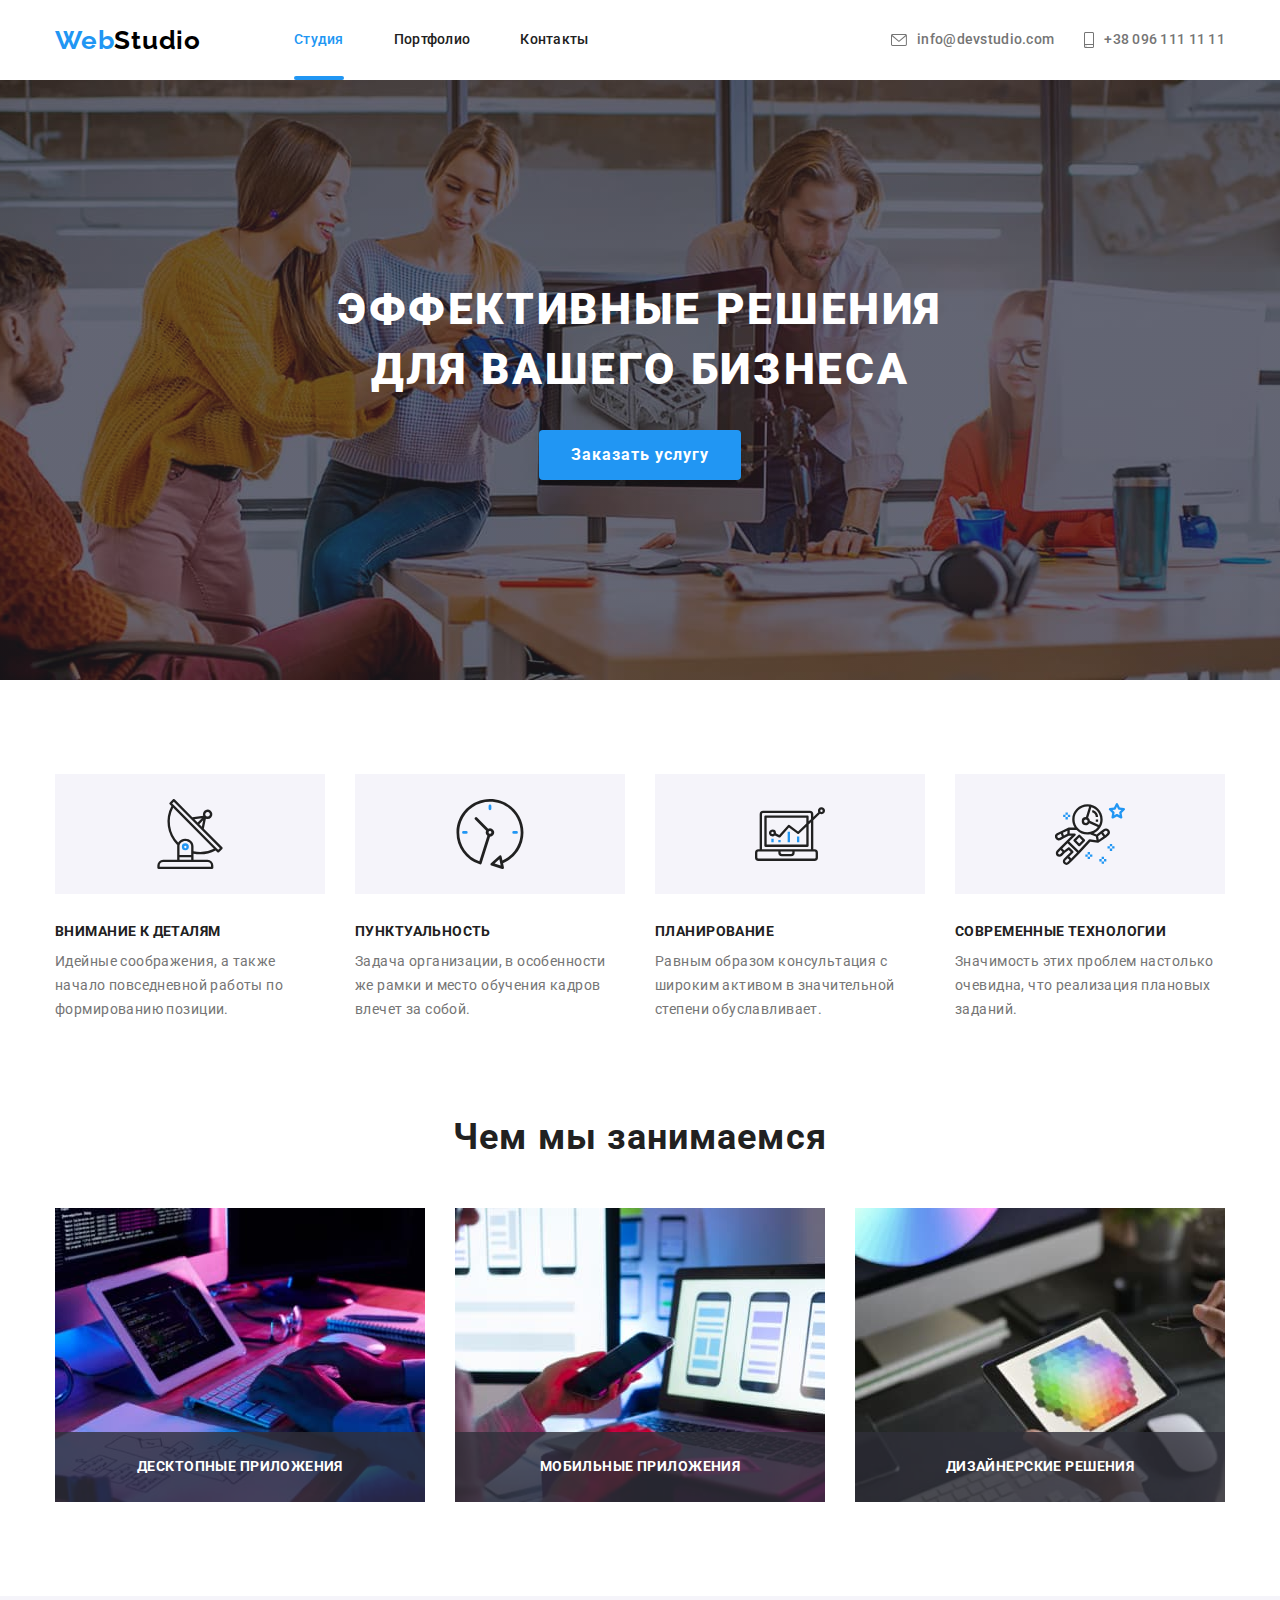
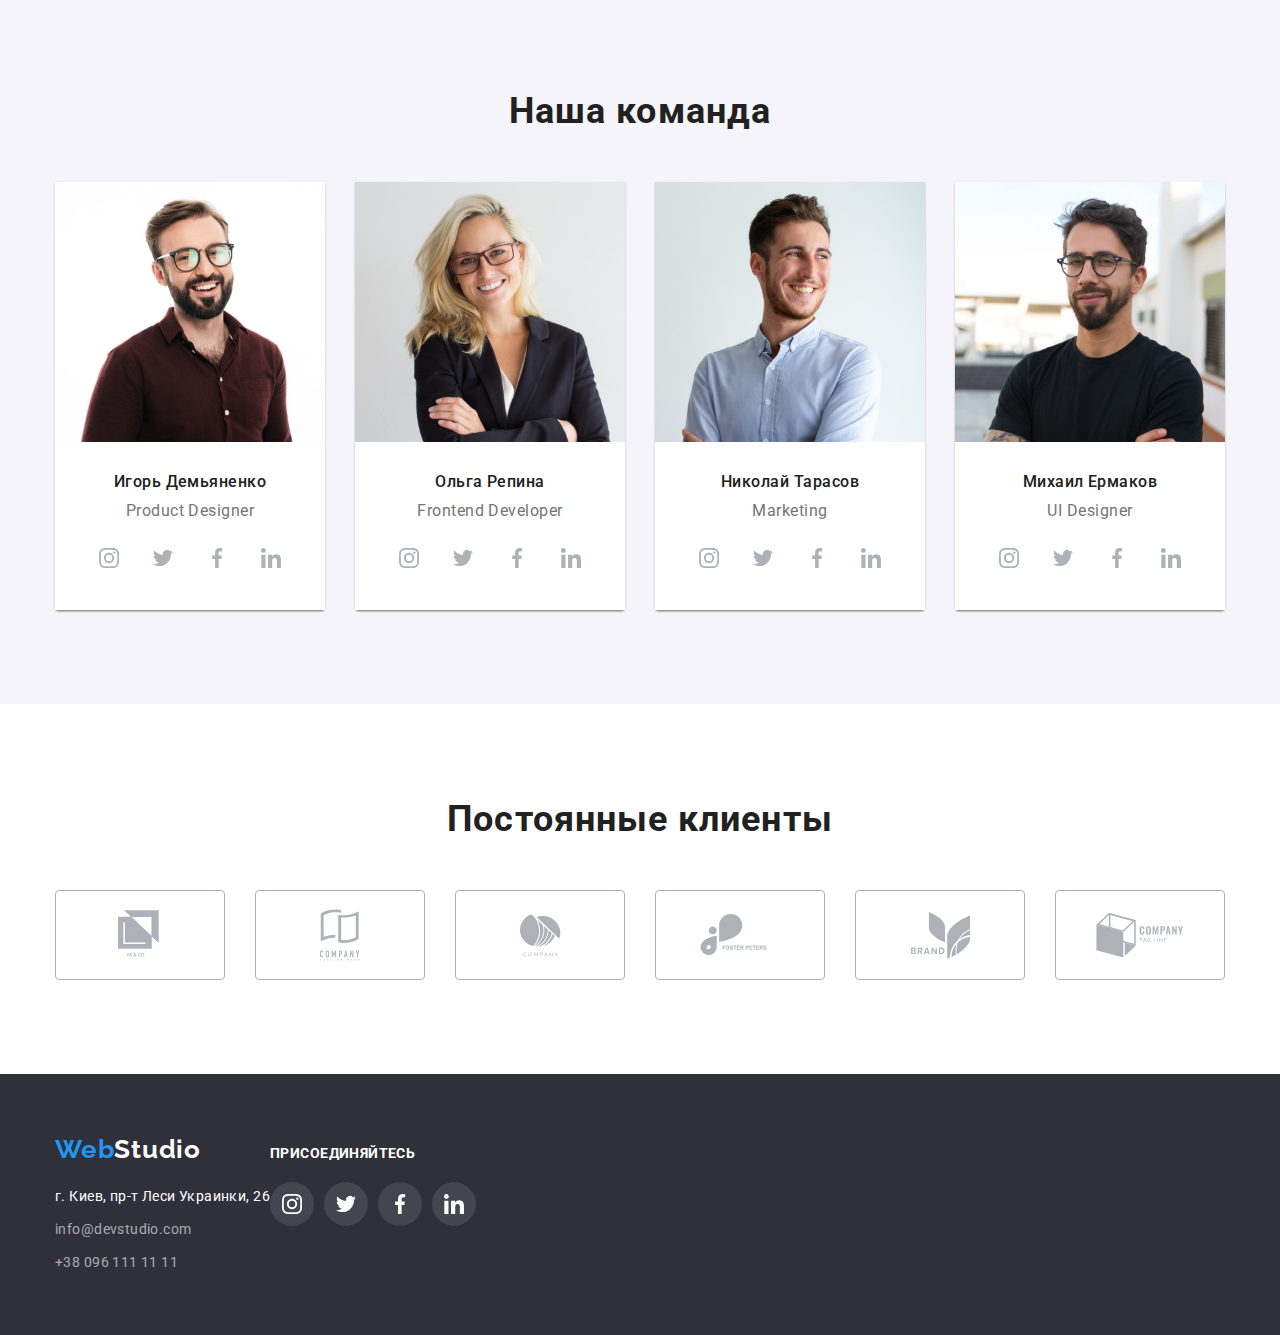
<file: index.html>
<!DOCTYPE html>
<html lang="ru">
<head>
    <meta charset="UTF-8">
    <meta http-equiv="X-UA-Compatible" content="IE=edge">
    <meta name="viewport" content="width=device-width, initial-scale=1.0">
    <title>Студия</title>
    <link href="https://fonts.googleapis.com/css2?family=Raleway:wght@700&family=Roboto:wght@400;500;700;900&display=swap"
          rel="stylesheet">
    <link rel="stylesheet" href="https://cdnjs.cloudflare.com/ajax/libs/modern-normalize/1.0.0/modern-normalize.min.css">   
    <link rel="stylesheet" href="css/styles.css">
</head>
<body>
    <!--Site header -->
    <header class="page-header">
        <div class="container main-page">
            <nav class="header-nav">
                <a href="" class="logo">Web<span class="logo-studio">Studio</span></a>

                <ul class="site-nav list">
                    <li class="item"><a href="" class="link current">Студия</a></li>
                    <li class="item"><a href="./portfolio.html" class="link">Портфолио</a></li>
                    <li class="item"><a href="" class="link">Контакты</a></li>
                </ul>
            </nav>

                <ul class="auth list">
                    <li class="item">
                        <a href="mailto:info@devstudio.com" class="auth-link">
                            <svg class="icon" width="16" height="12">
                                <use href="./images/icons.svg#icon-envelope"></use>
                            </svg>
                            info@devstudio.com
                        </a>
                    </li>
                    <li class="item">
                        <a href="tel:+380961111111" class="auth-link">
                            <svg class="icon" width="10" height="16">
                                <use href="./images/icons.svg#icon-smartphone"></use>
                            </svg>
                            +38 096 111 11 11
                        </a>
                    </li>
                </ul>
                
        </div>
    </header> 

    <main>
        <!--Hero-->
        <section class="hero">
            <div class="overlay">
                <div class="section-hero">
                    <h1 class="title">Эффективные решения для вашего бизнеса</h1>
                    <button type="button" class="button" data-modal-open>Заказать услугу</button>
                </div>
            </div>
        </section>
        <!--features-->
        <section class="section">
            <div class="container ">
                <ul class="feature list">
                    <li class="item icon-antena">
                        <h3 class="section-title">Внимание к деталям</h3>
                        <p class="section-text">
                            Идейные соображения, а также
                            начало повседневной работы по
                            формированию позиции.
                        </p>
                    </li>
                    <li class="item icon-clock">
                        <h3 class="section-title">Пунктуальность</h3>
                        <p class="section-text">
                            Задача организации, в особенности
                            же рамки и место обучения кадров
                            влечет за собой.
                        </p>
                    </li>
                    <li class="item icon-diagram">
                        <h3 class="section-title">Планирование</h3>
                        <p class="section-text">
                            Равным образом консультация с
                            широким активом в значительной
                            степени обуславливает.
                        </p>
                    </li>
                    <li class="item icon-astronaut">
                        <h3 class="section-title">Современные технологии</h3>
                        <p class="section-text">
                            Значимость этих проблем настолько
                            очевидна, что реализация плановых
                            заданий.
                        </p>
                    </li>
                </ul>
            </div>
        </section>
        <!--Activities-->
        <section class="section-no-padding">
            <div class="container">
                <h2 class="heading">Чем мы занимаемся</h2>

                <ul class="img list">
                    <li class="item "><img src="./images/workspace.jpg" alt="рабочее место" width="370">
                        <div class="img-block">
                            <h3 class="img-block-title">Десктопные приложения</h3>
                        </div>
                    </li>
                    <li class="item"><img src="./images/computer.jpg" alt="компьютер" width="370">
                            <div class="img-block">
                                <h3 class="img-block-title">Мобильные приложения</h3>
                            </div>
                    </li>
                    <li class="item"><img src="./images/tablet.jpg" alt="планшет" width="370">
                            <div class="img-block">
                                <h3 class="img-block-title">Дизайнерские решения</h3>
                            </div>
                    </li>
                </ul>
            </div>
        </section>
        <!--Team-->
        <section class="section team">
            <div class="container">
                <h2 class="caption">Наша команда</h2>

                <ul class="caption-content list">
                    <li class="item">
                        <article class="caption-card">
                        <div class="card-thumb">
                            <img class="no-gap" src="./images/igor.jpg" alt="igor" width="270">
                        </div>
                        <div class="card-content">
                            <h3 class="caption-title">Игорь Демьяненко</h3>
                            <p class="caption-text">Product Designer</p>

                            <ul class="caption-icon list">
                                <li class="item">
                                    <a href="" class="caption-icon-link" target="_blank" rel="noopener noreferer">
                                        <svg class="icon-card" width="20" height="20">
                                            <use href="./images/icons.svg#icon-instagram"></use>
                                        </svg>
                                    </a>
                                </li>
                                <li class="item">
                                    <a href="" class="caption-icon-link" target="_blank" rel="noopener noreferer">
                                        <svg class="icon-card" width="20" height="20">
                                            <use href="./images/icons.svg#icon-twitter"></use>
                                        </svg>
                                    </a>
                                </li>
                                <li class="item">
                                    <a href="" class="caption-icon-link" target="_blank" rel="noopener noreferer">
                                        <svg class="icon-card" width="20" height="20">
                                            <use href="./images/icons.svg#icon-facebook"></use>
                                        </svg>
                                    </a>
                                </li>
                                <li class="item">
                                    <a href="" class="caption-icon-link" target="_blank" rel="noopener noreferer">
                                        <svg class="icon-card" width="20" height="20">
                                            <use href="./images/icons.svg#icon-linkedin"></use>
                                        </svg>
                                    </a>
                                </li>
                            </ul>
                    
                        </div>
                        </article>
                    </li>
                    <li class="item">
                        <article class="caption-card">
                        <div class="card-thumb">
                            <img src="./images/olga.jpg" alt="olga" width="270">
                        </div>
                        <div class="card-content">
                            <h3 class="caption-title">Ольга Репина</h3>
                            <p class="caption-text">Frontend Developer</p>

                        <ul class="caption-icon list">
                            <li class="item">
                                <a href="" class="caption-icon-link" target="_blank" rel="noopener noreferer">
                                    <svg class="icon-card" width="20" height="20">
                                        <use href="./images/icons.svg#icon-instagram"></use>
                                    </svg>
                                </a>
                            </li>
                            <li class="item">
                                <a href="" class="caption-icon-link" target="_blank" rel="noopener noreferer">
                                    <svg class="icon-card" width="20" height="20">
                                        <use href="./images/icons.svg#icon-twitter"></use>
                                    </svg>
                                </a>
                            </li>
                            <li class="item">
                                <a href="" class="caption-icon-link" target="_blank" rel="noopener noreferer">
                                    <svg class="icon-card" width="20" height="20">
                                        <use href="./images/icons.svg#icon-facebook"></use>
                                    </svg>
                                </a>
                            </li>
                            <li class="item">
                                <a href="" class="caption-icon-link" target="_blank" rel="noopener noreferer">
                                    <svg class="icon-card" width="20" height="20">
                                        <use href="./images/icons.svg#icon-linkedin"></use>
                                    </svg>
                                </a>
                            </li>
                        </ul>
                        </div>
                        </article>
                    </li>
                    <li class="item">
                        <article class="caption-card">
                        <div class="card-thumb">
                            <img src="./images/nickolas.jpg" alt="nickolas" width="270">
                        </div>
                        <div class="card-content">
                            <h3 class="caption-title">Николай Тарасов</h3>
                            <p class="caption-text">Marketing</p>

                            <ul class="caption-icon list">
                                <li class="item">
                                    <a href="" class="caption-icon-link" target="_blank" rel="noopener noreferer">
                                        <svg class="icon-card" width="20" height="20">
                                            <use href="./images/icons.svg#icon-instagram"></use>
                                        </svg>
                                    </a>
                                </li>
                                <li class="item">
                                    <a href="" class="caption-icon-link" target="_blank" rel="noopener noreferer">
                                        <svg class="icon-card" width="20" height="20">
                                            <use href="./images/icons.svg#icon-twitter"></use>
                                        </svg>
                                    </a>
                                </li>
                                <li class="item">
                                    <a href="" class="caption-icon-link" target="_blank" rel="noopener noreferer">
                                        <svg class="icon-card" width="20" height="20">
                                            <use href="./images/icons.svg#icon-facebook"></use>
                                        </svg>
                                    </a>
                                </li>
                                <li class="item">
                                    <a href="" class="caption-icon-link" target="_blank" rel="noopener noreferer">
                                        <svg class="icon-card" width="20" height="20">
                                            <use href="./images/icons.svg#icon-linkedin"></use>
                                        </svg>
                                    </a>
                                </li>
                            </ul>
                        </div>
                        </article>
                    </li>
                    <li class="item">
                        <article class="caption-card">
                        <div class="card-thumb">
                            <img src="./images/michael.jpg" alt="michael" width="270">
                        </div>
                        <div class="card-content">
                            <h3 class="caption-title">Михаил Ермаков</h3>
                            <p class="caption-text">UI Designer</p>

                            <ul class="caption-icon list">
                                <li class="item">
                                    <a href="" class="caption-icon-link" target="_blank" rel="noopener noreferer">
                                        <svg class="icon-card" width="20" height="20">
                                            <use href="./images/icons.svg#icon-instagram"></use>
                                        </svg>
                                    </a>
                                </li>
                                <li class="item">
                                    <a href="" class="caption-icon-link" target="_blank" rel="noopener noreferer">
                                        <svg class="icon-card" width="20" height="20">
                                            <use href="./images/icons.svg#icon-twitter"></use>
                                        </svg>
                                    </a>
                                </li>
                                <li class="item">
                                    <a href="" class="caption-icon-link" target="_blank" rel="noopener noreferer">
                                        <svg class="icon-card" width="20" height="20">
                                            <use href="./images/icons.svg#icon-facebook"></use>
                                        </svg>
                                    </a>
                                </li>
                                <li class="item">
                                    <a href="" class="caption-icon-link" target="_blank" rel="noopener noreferer">
                                        <svg class="icon-card" width="20" height="20">
                                            <use href="./images/icons.svg#icon-linkedin"></use>
                                        </svg>
                                    </a>
                                </li>
                            </ul>
                        </div>
                        </article>
                    </li>
                </ul>
            </div>
        </section>
        <!--clients-->  
        <section class="section">
            <div class="container">
                <h2 class="client-title">Постоянные клиенты</h2>
        
                <ul class="client-content list">
                
                    <li class="item-client">
                        <a href="" class="client">
                            <svg class="logo-icon" width="45" height="50">
                                <use href="./images/icons.svg#icon-logo-1"></use>
                            </svg>
                        </a>
                    </li>
                    <li class="item-client">
                        <a href="" class="client">
                            <svg class="logo-icon" width="40" height="52">
                                <use href="./images/icons.svg#icon-logo-2"></use>
                            </svg>
                        </a>
                    </li>
                    <li class="item-client">
                        <a href="" class="client">
                            <svg class="logo-icon" width="41" height="43">
                                <use href="./images/icons.svg#icon-logo-3"></use>
                            </svg>
                        </a>
                    </li>
                    <li class="item-client">
                        <a href="" class="client">
                            <svg class="logo-icon" width="80" height="42">
                                <use href="./images/icons.svg#icon-logo-4"></use>
                            </svg>
                        </a>
                    </li>
                    <li class="item-client">
                        <a href="" class="client">
                            <svg class="logo-icon" width="59" height="47">
                                <use href="./images/icons.svg#icon-logo-5"></use>
                            </svg>
                        </a>
                    </li>
                    <li class="item-client">
                        <a href="" class="client">
                            <svg class="logo-icon" width="88" height="45">
                                <use href="./images/icons.svg#icon-logo-6"></use>
                            </svg>
                        </a>
                    </li>
                    
                </ul>
            </div>
        </section>

    </main>
    <!--footer-->
    <footer class="footer">
        <div class="container footer-content">

            <div class="footer-box">
                <a href="" class="footer-logo">Web<span class="footer-studio">Studio</span> </a>
                <address class="footer-address">
                        <p class="address-link">г. Киев, пр-т Леси Украинки, 26</p>
                    <ul class="address list">
                        <li><a href="mailto:info@devstudio.com" class="footer-link">info@devstudio.com</a></li>
                        <li class="tel"><a href="tel:+380961111111" class="footer-link">+38 096 111 11 11</a></li>
                    </ul>
                </address>
            </div>

            <div class="footer-box">
                <p class="footer-title">присоединяйтесь</p>

                <ul class="footer-icon list">
                    <li class="item">
                        <a href="" class="footer-icon-link" target="_blank" rel="noopener noreferer">
                            <svg class="footer-icon-card" width="20" height="20">
                                <use href="./images/icons.svg#icon-instagram"></use>
                            </svg>
                        </a>
                    </li>
                    <li class="item">
                        <a href="" class="footer-icon-link" target="_blank" rel="noopener noreferer">
                            <svg class="footer-icon-card" width="20" height="20">
                                <use href="./images/icons.svg#icon-twitter"></use>
                            </svg>
                        </a>
                    </li>
                    <li class="item">
                        <a href="" class="footer-icon-link" target="_blank" rel="noopener noreferer">
                            <svg class="footer-icon-card" width="20" height="20">
                                <use href="./images/icons.svg#icon-facebook"></use>
                            </svg>
                        </a>
                    </li>
                    <li class="item">
                        <a href="" class="footer-icon-link" target="_blank" rel="noopener noreferer">
                            <svg class="footer-icon-card" width="20" height="20">
                                <use href="./images/icons.svg#icon-linkedin"></use>
                            </svg>
                        </a>
                    </li>
                </ul>
            
            </div>

        </div>
    </footer>

    <!-- modal-->  
    <div class="backdrop is-hidden" data-modal>
        <div class="modal">
            <button aria-label="Закрыть" class="modal-button" data-modal-close>
                <svg class="modal-icon" width="18" height="18">
                    <use href="./images/icons.svg#icon-close"></use>
                </svg>
            </button>
        </div>
    </div>
    <script src="./js/modal.js"></script>

</body>
</html>
</file>
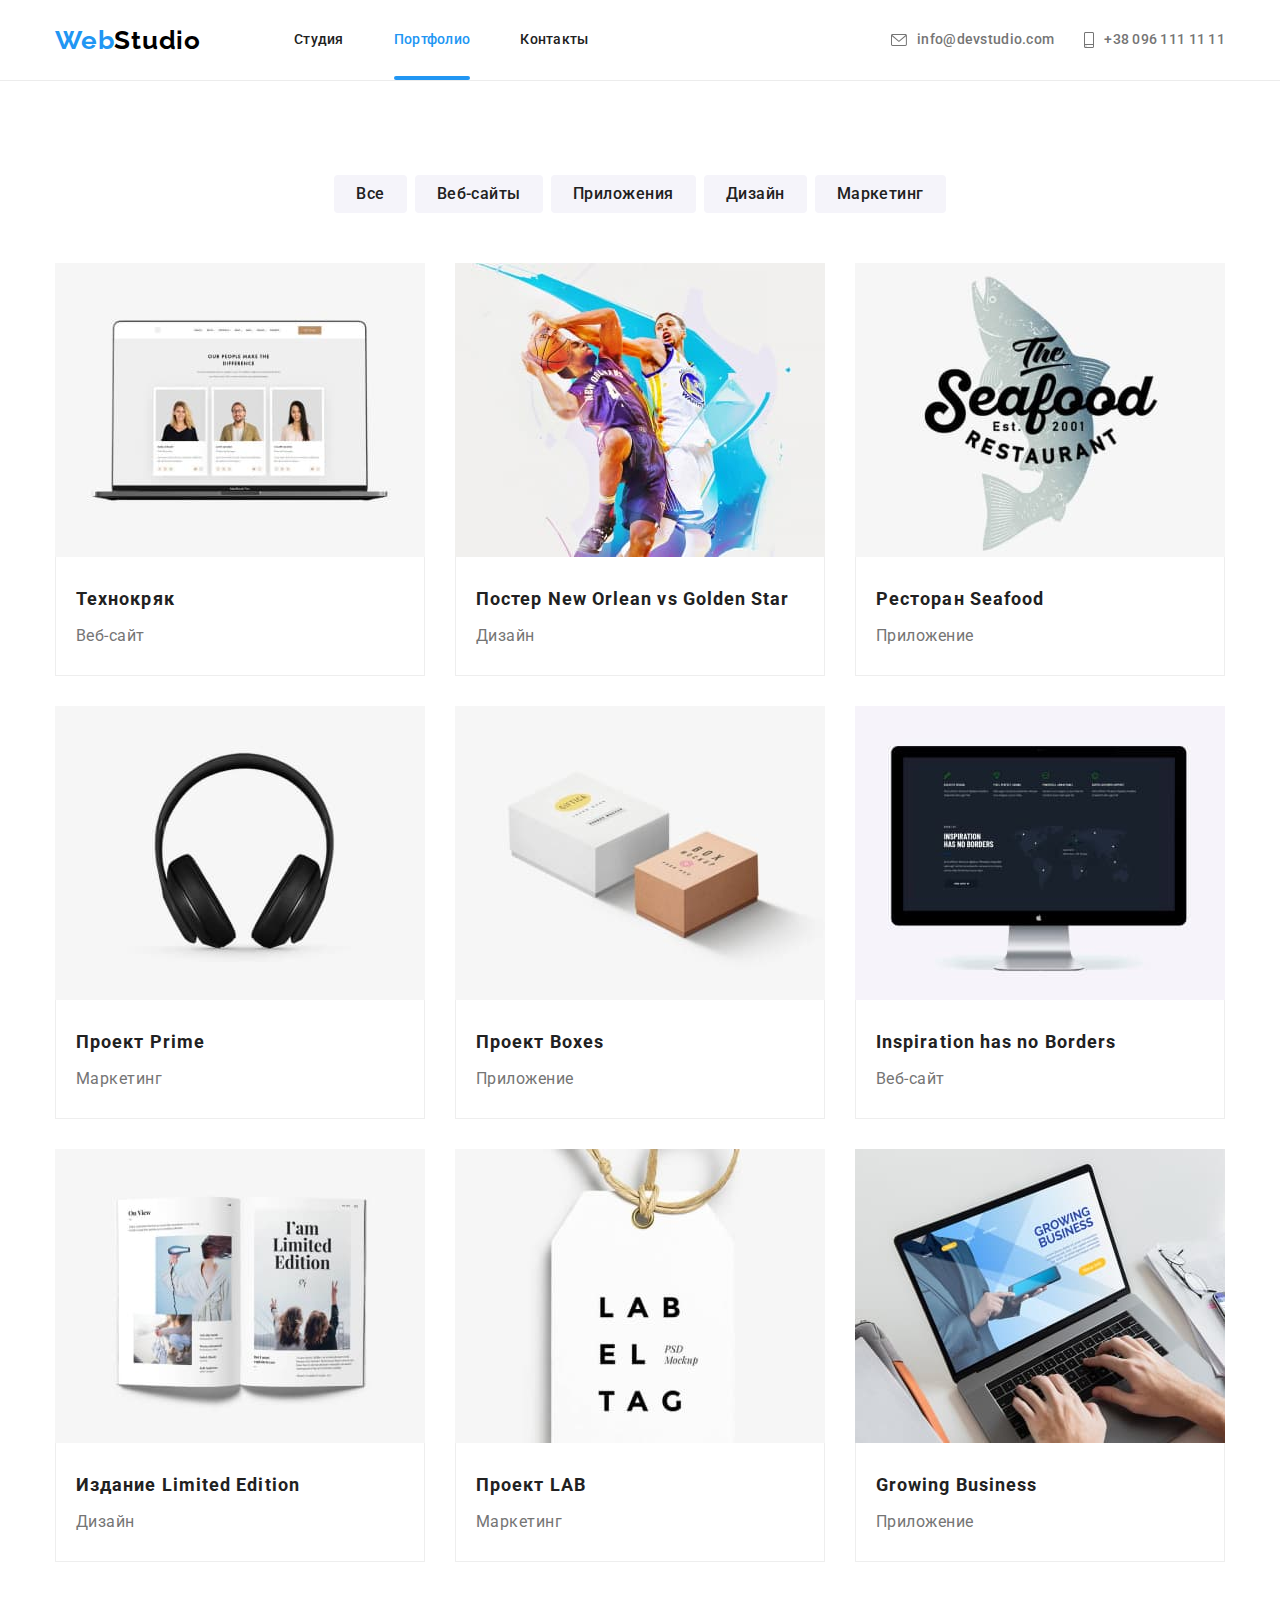
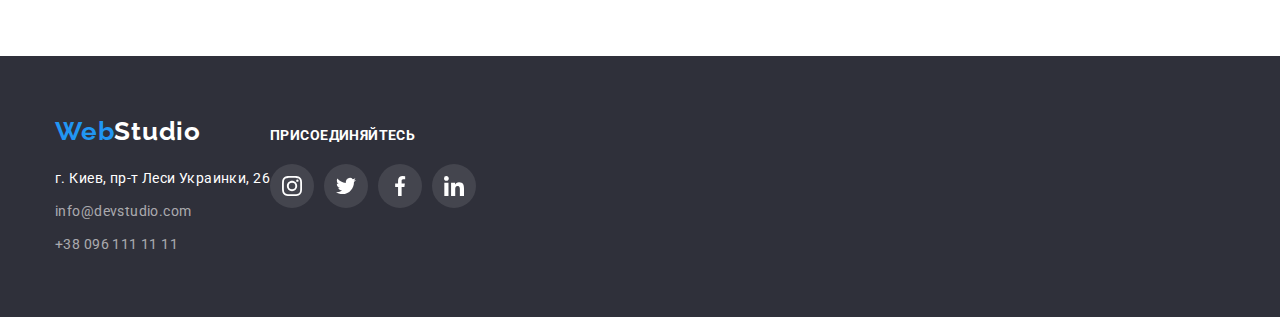
<file: portfolio.html>
<!DOCTYPE html>
<html lang="ru">
<head>
    <meta charset="UTF-8">
    <meta http-equiv="X-UA-Compatible" content="IE=edge">
    <meta name="viewport" content="width=device-width, initial-scale=1.0">
    <title>Портфолио</title> 
    <link href="https://fonts.googleapis.com/css2?family=Raleway:wght@700&family=Roboto:wght@400;500;700;900&display=swap"
          rel="stylesheet">
    <link rel="stylesheet" href="https://cdnjs.cloudflare.com/ajax/libs/modern-normalize/1.0.0/modern-normalize.min.css">
    <link rel="stylesheet" href="css/styles.css">
</head>
<body>
    <!--Site header -->
    <header class="page-header portfolio-heder">
        <div class="container main-page">
            <nav class="header-nav">
                <a href="" class="logo">Web<span class="logo-studio">Studio</span></a>

                <ul class="site-nav list">
                    <li class="item"><a href="./index.html" class="link">Студия</a></li>
                    <li class="item"><a href="" class="link current">Портфолио</a></li>
                    <li class="item"><a href="" class="link">Контакты</a></li>
                </ul>
            </nav>

            <ul class="auth list">
                <li class="item">
                    <a href="mailto:info@devstudio.com" class="auth-link">
                        <svg class="icon" width="16" height="12">
                            <use href="./images/icons.svg#icon-envelope"></use>
                        </svg>
                        info@devstudio.com
                    </a>
                </li>
                <li class="item">
                    <a href="tel:+380961111111" class="auth-link">
                        <svg class="icon" width="10" height="16">
                            <use href="./images/icons.svg#icon-smartphone"></use>
                        </svg>
                        +38 096 111 11 11
                    </a>
                </li>
            </ul>
        </div>
    </header>
    <!--portfolio -->
    <main>
        <!--portfolio button -->
        <section class="section">
            <div class="container">
                
                <ul class="btn list">
                    <li class="item">
                        <button type="button" class="btn-link">Все</button>
                    </li>
                    <li class="item">
                        <button type="button" class="btn-link">Веб-сайты</button>
                    </li>
                    <li class="item">
                        <button type="button" class="btn-link">Приложения</button>
                    </li>
                    <li class="item">
                        <button type="button" class="btn-link">Дизайн</button>
                    </li>
                    <li class="item">
                        <button type="button" class="btn-link">Маркетинг</button>
                    </li>
                </ul>
                <!--portfolio img  -->

                <ul class="portfolio-ection list">
                    <li class="item">
                        <a href="" class="portfolio-ection-card">
                        <article class="card">                            
                            <div class="portfolio-card">
                                <img src="images/website.jpg" alt="web site" width="370">
                                    <div class="portfolio-card-block">
                                        <p class="portfolio-card-text">Технокряк это современная площадка распространения коронавируса. Компании используют эту платформу для цифрового
                                        шпионажа и атак на защищённые сервера конкурентов.</p>
                                    </div>
                            </div>
                            <div class="portfolio-content">
                                <h2 class="portfolio-title">Технокряк</h2>
                                <p class="portfolio-text">Веб-сайт</p>
                            </div>
                        </article>
                        </a>
                    </li>
                    <li class="item">
                        <a href="" class="portfolio-ection-card">
                        <article class="card">
                            <div class="portfolio-card">
                                <img src="images/basketball.jpg" alt="basketball players" width="370">
                                    <div class="portfolio-card-block">
                                        <p class="portfolio-card-text">Технокряк это современная площадка распространения коронавируса. Компании используют
                                            эту платформу для цифрового
                                            шпионажа и атак на защищённые сервера конкурентов.</p>
                                    </div>
                            </div>
                            <div class="portfolio-content">
                                <h2 class="portfolio-title">Постер New Orlean vs Golden Star</h2>
                                <p class="portfolio-text">Дизайн</p>
                            </div>
                        </article>
                        </a>
                    </li>
                    <li class="item">
                        <a href="" class="portfolio-ection-card">
                        <article class="card">
                            <div class="portfolio-card">
                                <img src="images/restaurant.jpg" alt="restaurant logo" width="370">
                                    <div class="portfolio-card-block">
                                        <p class="portfolio-card-text">Технокряк это современная площадка распространения коронавируса. Компании используют
                                            эту платформу для цифрового
                                            шпионажа и атак на защищённые сервера конкурентов.</p>
                                    </div>
                            </div>
                            <div class="portfolio-content">
                                <h2 class="portfolio-title">Ресторан Seafood</h2>
                                <p class="portfolio-text">Приложение</p>
                            </div>
                        </article>
                        </a>
                    </li>
                    <li class="item">
                        <a href="" class="portfolio-ection-card">
                        <article class="card">
                            <div class="portfolio-card">
                                <img src="images/headphones.jpg" alt="headphones" width="370">
                                    <div class="portfolio-card-block">
                                        <p class="portfolio-card-text">Технокряк это современная площадка распространения коронавируса. Компании используют
                                            эту платформу для цифрового
                                            шпионажа и атак на защищённые сервера конкурентов.</p>
                                    </div>
                            </div>

                            <div class="portfolio-content">
                                <h2 class="portfolio-title">Проект Prime</h2>
                                <p class="portfolio-text">Маркетинг</p>
                            </div>
                        </article>
                        </a>
                    </li>
                    <li class="item">
                        <a href="" class="portfolio-ection-card">
                        <article class="card">
                            <div class="portfolio-card">
                                <img src="images/box.jpg" alt="box" width="370">
                                    <div class="portfolio-card-block">
                                        <p class="portfolio-card-text">Технокряк это современная площадка распространения коронавируса. Компании используют
                                            эту платформу для цифрового
                                            шпионажа и атак на защищённые сервера конкурентов.</p>
                                    </div>
                            </div>
                            <div class="portfolio-content">
                                <h2 class="portfolio-title">Проект Boxes</h2>
                                <p class="portfolio-text">Приложение</p>
                            </div>
                        </article>
                        </a>
                    </li>
                    <li class="item">
                        <a href="" class="portfolio-ection-card">
                        <article class="card">
                            <div class="portfolio-card">
                                <img src="images/screen.jpg" alt="screen" width="370">
                                    <div class="portfolio-card-block">
                                        <p class="portfolio-card-text">Технокряк это современная площадка распространения коронавируса. Компании используют
                                            эту платформу для цифрового
                                            шпионажа и атак на защищённые сервера конкурентов.</p>
                                    </div>
                            </div>
                            <div class="portfolio-content">
                                <h2 class="portfolio-title">Inspiration has no Borders</h2>
                                <p class="portfolio-text">Веб-сайт</p>
                            </div>
                        </article>
                        </a>
                    </li>
                    <li class="item">
                        <a href="" class="portfolio-ection-card">
                        <article class="card">
                            <div class="portfolio-card">
                                <img src="images/book.jpg" alt="book" width="370">
                                    <div class="portfolio-card-block">
                                        <p class="portfolio-card-text">Технокряк это современная площадка распространения коронавируса. Компании используют
                                            эту платформу для цифрового
                                            шпионажа и атак на защищённые сервера конкурентов.</p>
                                    </div>
                            </div>
                            <div class="portfolio-content">
                                <h2 class="portfolio-title">Издание Limited Edition</h2>
                                <p class="portfolio-text">Дизайн</p>
                            </div>
                        </article>
                        </a>
                    </li>
                    <li class="item">
                        <a href="" class="portfolio-ection-card">
                        <article class="card">
                            <div class="portfolio-card">
                                <img src="images/label.jpg" alt="label" width="370">
                                    <div class="portfolio-card-block">
                                        <p class="portfolio-card-text">Технокряк это современная площадка распространения коронавируса. Компании используют
                                            эту платформу для цифрового
                                            шпионажа и атак на защищённые сервера конкурентов.</p>
                                    </div>
                            </div>
                            <div class="portfolio-content">
                                <h2 class="portfolio-title">Проект LAB</h2>
                                <p class="portfolio-text">Маркетинг</p>
                            </div>
                        </article>
                        </a>
                    </li>
                    <li class="item">
                        <a href="" class="portfolio-ection-card">
                        <article class="card">
                            <div class="portfolio-card">
                                <img src="images/notebook.jpg" alt="notebook" width="370">
                                    <div class="portfolio-card-block">
                                        <p class="portfolio-card-text">Технокряк это современная площадка распространения коронавируса. Компании используют
                                            эту платформу для цифрового
                                            шпионажа и атак на защищённые сервера конкурентов.</p>
                                    </div>
                            </div>
                            <div class="portfolio-content">
                                <h2 class="portfolio-title">Growing Business</h2>
                                <p class="portfolio-text">Приложение</p>
                            </div>
                        </article>
                        </a>
                    </li>
                </ul>
            </div>
        </section>
    </main>
    <!--footer-->
    <footer class="footer">
        <div class="container footer-content">
    
            <div class="footer-box">
                <a href="" class="footer-logo">Web<span class="footer-studio">Studio</span> </a>
                <address class="footer-address">
                    <p class="address-link">г. Киев, пр-т Леси Украинки, 26</p>
                    <ul class="address list">
                        <li><a href="mailto:info@devstudio.com" class="footer-link">info@devstudio.com</a></li>
                        <li class="tel"><a href="tel:+380961111111" class="footer-link">+38 096 111 11 11</a></li>
                    </ul>
                </address>
            </div>
    
            <div class="footer-box">
                <p class="footer-title">присоединяйтесь</p>
    
                <ul class="footer-icon list">
                    <li class="item">
                        <a href="" class="footer-icon-link" target="_blank" rel="noopener noreferer">
                            <svg class="footer-icon-card" width="20" height="20">
                                <use href="./images/icons.svg#icon-instagram"></use>
                            </svg>
                        </a>
                    </li>
                    <li class="item">
                        <a href="" class="footer-icon-link" target="_blank" rel="noopener noreferer">
                            <svg class="footer-icon-card" width="20" height="20">
                                <use href="./images/icons.svg#icon-twitter"></use>
                            </svg>
                        </a>
                    </li>
                    <li class="item">
                        <a href="" class="footer-icon-link" target="_blank" rel="noopener noreferer">
                            <svg class="footer-icon-card" width="20" height="20">
                                <use href="./images/icons.svg#icon-facebook"></use>
                            </svg>
                        </a>
                    </li>
                    <li class="item">
                        <a href="" class="footer-icon-link" target="_blank" rel="noopener noreferer">
                            <svg class="footer-icon-card" width="20" height="20">
                                <use href="./images/icons.svg#icon-linkedin"></use>
                            </svg>
                        </a>
                    </li>
                </ul>
    
            </div>
    
        </div>
    </footer>


</body>
</html>
</file>
<file: css/styles.css>
:root {
  --primary-text-colour: #757575;
  --title-text-colour: #212121;
  --accent-text-colour: #2196f3;
  --primary-white-colour: #fff;
  --background-secondary-color: #2f303a;
  --background-grey-color: #f5f4fa;
  --icon-grey-color: #afb1b8;
}

body {
  background-color: var(--primary-white-colour);
  color: var(--primary-text-colour);
  font-family: Roboto, sans-serif;
}

img {
  display: block;
  max-width: 100%;
  margin: 0;
}

.list {
  list-style: none;
  padding: 0;
  margin: 0;
}

/* Site header */

.container {
  width: 1200px;
  padding-left: 15px;
  padding-right: 15px;
  margin: 0 auto;
}

.main-page,
.header-nav {
  display: flex;
  align-items: center;
}

.logo,
.footer-logo {
  color: var(--accent-text-colour);
  font-family: Raleway, sans-serif;
  font-weight: 700;
  font-size: 26px;
  line-height: 1.19;
  letter-spacing: 0.03em;
  text-decoration: none;
}

.logo-studio {
  color: #000000;
}

.site-nav {
  display: flex;
  margin-left: 93px;
}

.site-nav .item + .item {
  margin-left: 50px;
}

.link {
  display: block;
  padding-top: 32px;
  padding-bottom: 32px;

  color: var(--title-text-colour);
  font-weight: 500;
  font-size: 14px;
  line-height: 1.14;
  letter-spacing: 0.02em;
  text-decoration: none;

  transition: color 250ms cubic-bezier(0.4, 0, 0.2, 1);
}

.link:hover,
.link:focus {
  color: var(--accent-text-colour);
}

.link.current {
  position: relative;
  color: var(--accent-text-colour);
}

.link.current::after {
  content: "";
  position: absolute;
  bottom: 0;
  left: 0;

  display: block;
  width: 100%;
  height: 4px;
  background-color: var(--accent-text-colour);
  border-radius: 2px;
}

.auth {
  display: flex;
  margin-left: auto;
}

.auth .item + .item {
  margin-left: 30px;
}

.icon {
  margin-right: 10px;
  fill: currentColor;
}

.auth-link {
  display: flex;
  align-items: center;

  padding-top: 32px;
  padding-bottom: 32px;

  color: var(--primary-text-colour);
  font-weight: 500;
  font-size: 14px;
  line-height: 1.14;
  letter-spacing: 0.02em;
  text-decoration: none;

  transition: color 250ms cubic-bezier(0.4, 0, 0.2, 1);
}

.auth-link:hover,
.auth-link:focus {
  color: var(--accent-text-colour);
}

/* Hero */

.hero {
  text-align: center;
}

.overlay {
  background: rgba(47, 48, 58, 0.4);
  max-width: 1600px;
  height: 600px;
  margin-left: auto;
  margin-right: auto;
  background-image: linear-gradient(
      to right,
      rgba(47, 48, 58, 0.4),
      rgba(47, 48, 58, 0.4)
    ),
    url("../images/hero.jpg");
  background-repeat: no-repeat;
  background-position: center;
  background-size: cover;
}

.section-hero {
  padding-top: 200px;
  padding-bottom: 200px;
}

.title {
  width: 696px;
  margin: 0 auto;

  color: var(--primary-white-colour);
  font-weight: 900;
  font-size: 44px;
  line-height: 1.36;
  letter-spacing: 0.06em;
  text-transform: uppercase;
}

.button {
  border: none;
  margin-top: 30px;
  padding: 10px 32px;

  background-color: var(--accent-text-colour);
  color: var(--primary-white-colour);
  box-shadow: 0px 4px 4px rgba(0, 0, 0, 0.15);
  border-radius: 4px;

  font-weight: 700;
  font-size: 16px;
  line-height: 1.88;
  letter-spacing: 0.06em;
  cursor: pointer;
}

/* features */

.section {
  padding-top: 94px;
  padding-bottom: 94px;
}

.section-no-padding {
  padding-top: 0;
  padding-bottom: 94px;
}

.feature {
  display: flex;
}

.feature .item + .item {
  margin-left: 30px;
}

.feature .item {
  width: 270px;
}

.feature .item::before {
  display: block;
  content: "";
  height: 120px;
  margin-bottom: 30px;
  background-repeat: no-repeat;
  background-position: center;
  background-color: var(--background-grey-color);
}

.icon-antena::before {
  background-image: url("../images/antenna.svg");
}

.icon-clock::before {
  background-image: url("../images/clock.svg");
}

.icon-diagram::before {
  background-image: url("../images/diagram.svg");
}

.icon-astronaut::before {
  background-image: url("../images/astronaut.svg");
}

.section-title {
  margin-top: 0;
  margin-bottom: 10px;

  color: var(--title-text-colour);
  font-weight: 700;
  font-size: 14px;
  line-height: 1.14;
  letter-spacing: 0.03em;
  text-transform: uppercase;
}

.section-text {
  margin-top: 0;
  margin-bottom: 0;

  font-weight: 400;
  font-size: 14px;
  line-height: 1.71;
  letter-spacing: 0.03em;
}

/* Activities */

.heading {
  margin-top: 0;
  margin-bottom: 50px;

  color: var(--title-text-colour);
  font-weight: 700;
  font-size: 36px;
  line-height: 1.17;
  text-align: center;
  letter-spacing: 0.03em;
}

.img {
  display: flex;
}

.img .item + .item {
  margin-left: 30px;
}

.img .item {
  position: relative;
}

.img-block {
  position: absolute;
  width: 370px;
  bottom: 0;
  right: 0;

  background: rgba(47, 48, 58, 0.8);
}

.img-block-title {
  padding: 27px 0;
  margin: 0;

  color: var(--primary-white-colour);
  font-weight: 700;
  font-size: 14px;
  line-height: 1.14;
  letter-spacing: 0.03em;
  text-align: center;
  text-transform: uppercase;
}

/* Team */

.team {
  background: var(--background-grey-color);
}

.caption {
  margin-top: 0;
  margin-bottom: 50px;

  color: var(--title-text-colour);
  font-weight: 700;
  font-size: 36px;
  line-height: 1.17;
  text-align: center;
  letter-spacing: 0.03em;
}

.caption-content {
  display: flex;
}

.caption-content .item + .item {
  margin-left: 30px;
}

.caption-card {
  width: 270px;
  box-shadow: 0px 1px 3px rgba(0, 0, 0, 0.12), 0px 1px 1px rgba(0, 0, 0, 0.14),
    0px 2px 1px rgba(0, 0, 0, 0.2);
  border-radius: 0px 0px 4px 4px;
}

.card-content {
  background-color: var(--primary-white-colour);
  text-align: center;
  padding: 30px;
}

.caption-title {
  margin-top: 0;
  margin-bottom: 10px;

  color: var(--title-text-colour);
  font-weight: 500;
  font-size: 16px;
  line-height: 1.19;
  letter-spacing: 0.03em;
}

.caption-text {
  margin-bottom: 16px;
  margin-top: 0;

  font-weight: 400;
  font-size: 16px;
  line-height: 1.19;
  letter-spacing: 0.03em;
}

.caption-icon {
  display: inline-flex;
}

.caption-icon .item + .item {
  margin-left: 10px;
}

.caption-icon-link {
  display: flex;
  justify-content: center;
  align-items: center;
  width: 44px;
  height: 44px;
  color: var(--icon-grey-color);
  border-radius: 50%;

  transition: background-color 250ms cubic-bezier(0.4, 0, 0.2, 1),
    color 250ms cubic-bezier(0.4, 0, 0.2, 1);
}

.caption-icon .icon-card {
  fill: currentColor;
}

.caption-icon-link:hover,
.caption-icon-link:focus {
  color: var(--primary-white-colour);
  background-color: var(--accent-text-colour);
}

/* clients */
.client-title {
  margin: 0;
  margin-bottom: 50px;
  color: var(--title-text-colour);
  font-weight: 700;
  font-size: 36px;
  line-height: 1.17;
  text-align: center;
  letter-spacing: 0.03em;
}

.client-content {
  display: flex;
}

.item-client + .item-client {
  margin-left: 30px;
}

.client {
  display: flex;
  justify-content: center;
  align-items: center;
  width: 170px;
  height: 90px;

  color: var(--icon-grey-color);
  background-color: var(--primary-white-colour);

  border: 1px solid var(--icon-grey-color);
  border-radius: 4px;

  transition: color 250ms cubic-bezier(0.4, 0, 0.2, 1),
    border 250ms cubic-bezier(0.4, 0, 0.2, 1);
}

.client:hover,
.client:focus {
  color: var(--accent-text-colour);
  border: 1px solid var(--accent-text-colour);
}

.logo-icon {
  fill: currentColor;
}

/* footer */
.footer {
  background-color: var(--background-secondary-color);
  padding-top: 60px;
  padding-bottom: 60px;
}

.footer-content {
  display: flex;
  align-items: baseline;
}

.footer-box {
  flex-basis: calc((50%-45px) / 2);
}

.footer-studio {
  color: var(--primary-white-colour);
}

.footer-address {
  margin-top: 20px;
}

.address-link {
  margin-top: 0;
  margin-bottom: 0;

  color: var(--primary-white-colour);
  font-style: normal;
  font-weight: 400;
  font-size: 14px;
  line-height: 1.71;
  letter-spacing: 0.03em;
}

.address {
  margin-top: 9px;
}

.footer-link {
  color: rgba(255, 255, 255, 0.6);
  font-style: normal;
  font-weight: 400;
  font-size: 14px;
  line-height: 1.71;
  letter-spacing: 0.03em;
  text-decoration: none;

  transition: color 250ms cubic-bezier(0.4, 0, 0.2, 1);
}

.footer-link:hover,
.footer-link:focus {
  color: var(--accent-text-colour);
}

.tel {
  margin-top: 9px;
}

.footer-title {
  margin-top: 0;
  margin-bottom: 20px;

  font-weight: 700;
  font-size: 14px;
  line-height: 1.14;
  letter-spacing: 0.03em;
  text-transform: uppercase;

  color: var(--primary-white-colour);
}

.footer-icon {
  display: inline-flex;
}

.footer-icon .item + .item {
  margin-left: 10px;
}

.footer-icon-link {
  display: flex;
  justify-content: center;
  align-items: center;
  width: 44px;
  height: 44px;
  border-radius: 50%;
  background-color: rgba(255, 255, 255, 0.1);

  transition: background-color 250ms cubic-bezier(0.4, 0, 0.2, 1);
}

.footer-icon .footer-icon-card {
  fill: var(--primary-white-colour);
}

.footer-icon-link:hover,
.footer-icon-link:focus {
  background-color: var(--accent-text-colour);
}

/* portfolio */

/* site header */

.portfolio-heder {
  border-bottom-width: 1px;
  border-bottom-style: solid;
  border-bottom-color: #ececec;
}

/* portfolio button */

.btn {
  display: flex;
  justify-content: center;
  margin-bottom: 50px;
}

.btn .item + .item {
  margin-left: 8px;
}

.btn-link {
  border: none;
  border-radius: 4px;
  padding: 6px 22px;

  background-color: #f5f4fa;
  color: var(--title-text-colour);
  font-weight: 500;
  font-size: 16px;
  line-height: 1.63;
  letter-spacing: 0.03em;
  cursor: pointer;

  transition: background-color 250ms cubic-bezier(0.4, 0, 0.2, 1),
    color 250ms cubic-bezier(0.4, 0, 0.2, 1),
    box-shadow 250ms cubic-bezier(0.4, 0, 0.2, 1);
}

.btn-link:hover,
.btn-link:focus {
  background-color: var(--accent-text-colour);
  color: var(--primary-white-colour);
  box-shadow: 0px 3px 1px rgba(0, 0, 0, 0.1), 0px 1px 2px rgba(0, 0, 0, 0.08),
    0px 2px 2px rgba(0, 0, 0, 0.12);
}

/* portfolio img  */

.portfolio-ection {
  display: flex;
  flex-wrap: wrap;
  margin-left: -30px;
  margin-bottom: -30px;
}

.portfolio-ection .item {
  flex-basis: calc((100% - 90px) / 3);

  margin-left: 30px;
  margin-bottom: 30px;
}

.portfolio-ection-card {
  text-decoration: none;
}

.card {
  width: 370px;
  transition: box-shadow 250ms cubic-bezier(0.4, 0, 0.2, 1);
}

.portfolio-ection-card:hover .card,
.portfolio-ection-card:focus .card {
  box-shadow: 0px 1px 1px rgba(0, 0, 0, 0.12), 0px 4px 4px rgba(0, 0, 0, 0.06),
    1px 4px 6px rgba(0, 0, 0, 0.16);
}

.portfolio-card {
  position: relative;
  overflow: hidden;
}

.portfolio-card-block {
  position: absolute;

  width: 100%;
  height: 100%;
  top: 0;
  right: 0;
  background: rgba(33, 150, 243, 0.9);

  transform: translateY(100%);
  opacity: 0;
  transition: transform 250ms cubic-bezier(0.4, 0, 0.2, 1),
    opacity 250ms cubic-bezier(0.4, 0, 0.2, 1);
}

.portfolio-card-text {
  margin: 0;
  padding: 63px 24px;
  font-weight: 400;
  font-size: 18px;
  line-height: 1.6;
  letter-spacing: 0.03em;
  color: var(--primary-white-colour);
}

.portfolio-ection-card:hover .portfolio-card-block,
.portfolio-ection-card:focus .portfolio-card-block {
  transform: translateY(0);
  opacity: 1;
}

.portfolio-content {
  border: 1px solid #eee;
  border-top: none;
  padding: 24px 20px;
}

.portfolio-title {
  margin-top: 0;
  margin-bottom: 4px;

  color: var(--title-text-colour);
  font-weight: 700;
  font-size: 18px;
  line-height: 2;
  letter-spacing: 0.06em;
}

.portfolio-text {
  margin: 0;

  color: var(--primary-text-colour);
  font-weight: 400;
  font-size: 16px;
  line-height: 1.88;
  letter-spacing: 0.03em;
}

/* modal */

.backdrop {
  position: fixed;
  top: 0;
  left: 0;
  width: 100%;
  height: 100%;
  background: rgba(0, 0, 0, 0.2);
  transition: opacity 500ms cubic-bezier(0.4, 0, 0.2, 1);
}

.backdrop.is-hidden {
  opacity: 0;
  pointer-events: none;
}

.modal {
  position: fixed;
  position: absolute;
  top: 50%;
  left: 50%;
  transform: translate(-50%, -50%);

  min-width: 528px;
  min-height: 581px;
  background-color: var(--primary-white-colour);
  box-shadow: 0px 1px 3px rgba(0, 0, 0, 0.12), 0px 1px 1px rgba(0, 0, 0, 0.14),
    0px 2px 1px rgba(0, 0, 0, 0.2);
  border-radius: 4px;
}

.modal-button {
  position: absolute;
  display: flex;
  justify-content: center;
  align-items: center;
  cursor: pointer;

  top: 8px;
  right: 8px;
  width: 30px;
  height: 30px;

  border: 1px solid rgba(0, 0, 0, 0.1);
  border-radius: 50%;
  background-color: var(--primary-white-colour);
}

.modal-icon {
  fill: currentColor;
  transition: color 250ms cubic-bezier(0.4, 0, 0.2, 1);
}

.modal-button:focus .modal-icon,
.modal-button:hover .modal-icon {
  color: var(--accent-text-colour);
}
</file>
